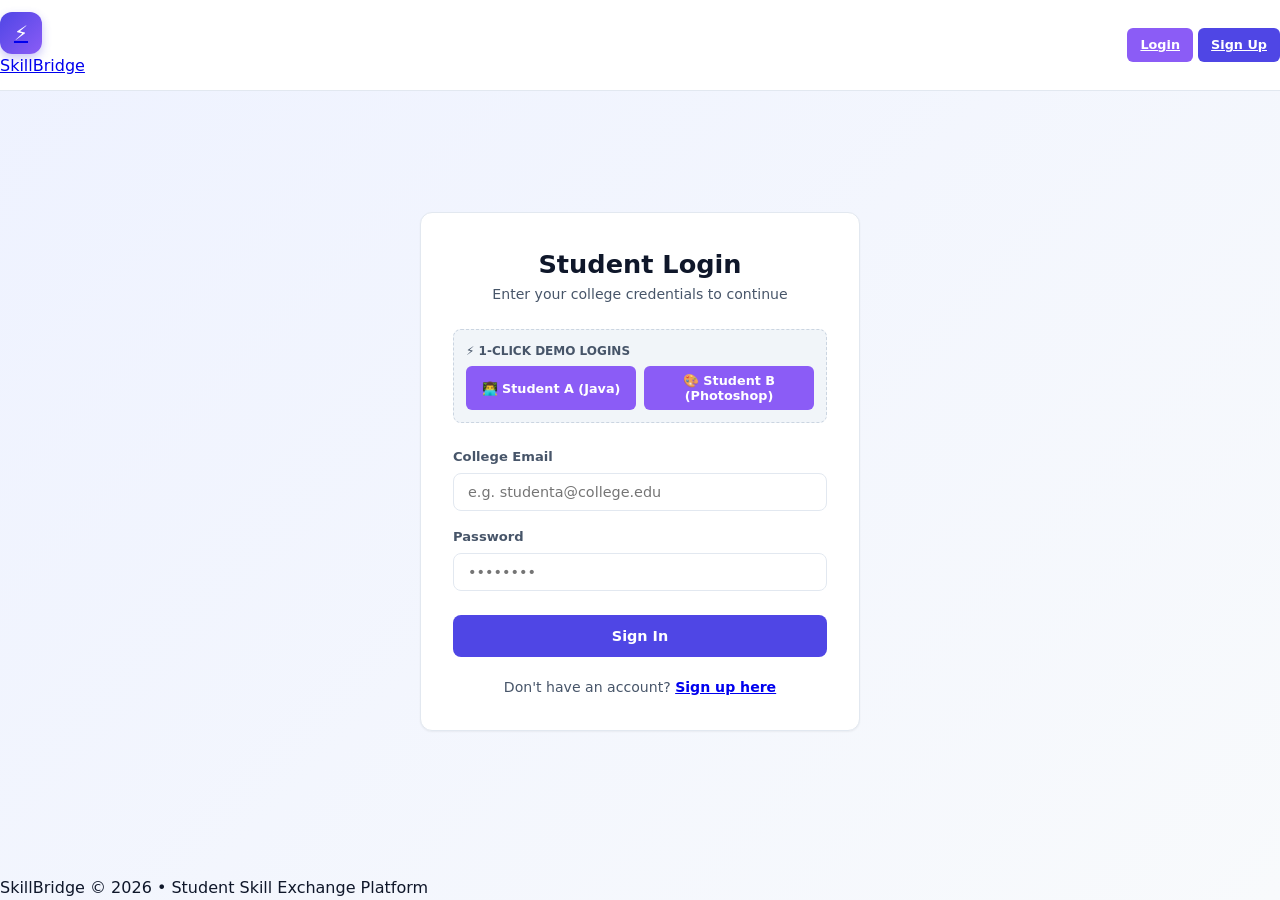
<file: src/main/resources/static/dashboard.html>
<!DOCTYPE html>
<html lang="en">
<head>
    <meta charset="UTF-8">
    <meta name="viewport" content="width=device-width, initial-scale=1.0">
    <title>Dashboard - SkillBridge</title>
    <link rel="stylesheet" href="css/style.css">
</head>
<body>

    <!-- Navigation Bar -->
    <nav class="navbar">
        <div class="nav-container">
            <a href="dashboard.html" class="brand-logo">
                <div class="brand-icon">⚡</div>
                <span>SkillBridge</span>
            </a>
            <ul class="nav-links">
                <li><a href="dashboard.html" class="active">Dashboard</a></li>
                <li><a href="explore.html">Explore Skills</a></li>
                <li><a href="requests.html">Requests</a></li>
                <li><a href="sessions.html">Sessions</a></li>
                <li><a href="profile.html">My Profile</a></li>
            </ul>
            <div id="nav-user-area" class="nav-user"></div>
        </div>
    </nav>

    <main class="main-content">
        <div class="page-header">
            <div>
                <h1 id="dashboard-greeting" class="page-title">Welcome, Student!</h1>
                <p class="page-subtitle">Your peer-to-peer skill exchange hub overview</p>
            </div>
            <div style="display:flex;gap:0.75rem;">
                <a href="profile.html" class="btn btn-secondary btn-sm">+ Add Skills</a>
                <a href="explore.html" class="btn btn-primary btn-sm">Find Matches</a>
            </div>
        </div>

        <!-- 5 Key Metrics Cards -->
        <div class="grid grid-cols-4" style="margin-bottom:2rem;">
            <div class="stat-card">
                <div class="stat-icon green">🎓</div>
                <div>
                    <div id="stat-teach-count" class="stat-value">0</div>
                    <div class="stat-label">Skills You Teach</div>
                </div>
            </div>

            <div class="stat-card">
                <div class="stat-icon blue">🎯</div>
                <div>
                    <div id="stat-learn-count" class="stat-value">0</div>
                    <div class="stat-label">Skills To Learn</div>
                </div>
            </div>

            <div class="stat-card">
                <div class="stat-icon purple">✨</div>
                <div>
                    <div id="stat-matches-count" class="stat-value">0</div>
                    <div class="stat-label">Peer Matches</div>
                </div>
            </div>

            <div class="stat-card">
                <div class="stat-icon amber">📬</div>
                <div>
                    <div id="stat-requests-count" class="stat-value">0</div>
                    <div class="stat-label">Pending Requests</div>
                </div>
            </div>
        </div>

        <!-- Two Columns: Upcoming Sessions & Match Recommendations -->
        <div class="grid grid-cols-2" style="margin-bottom:2rem;">
            <!-- Upcoming Sessions -->
            <div class="card">
                <div style="display:flex;justify-content:space-between;align-items:center;margin-bottom:1rem;">
                    <h2 style="font-size:1.15rem;font-weight:700;">📅 Upcoming Sessions</h2>
                    <a href="sessions.html" style="font-size:0.85rem;font-weight:600;">View All</a>
                </div>
                <div id="dashboard-upcoming-sessions">
                    <p style="color:var(--text-muted);font-size:0.9rem;">Loading sessions...</p>
                </div>
            </div>

            <!-- Recommended Mutual Exchanges -->
            <div class="card">
                <div style="display:flex;justify-content:space-between;align-items:center;margin-bottom:1rem;">
                    <h2 style="font-size:1.15rem;font-weight:700;">🤝 Recommended Exchanges</h2>
                    <a href="explore.html" style="font-size:0.85rem;font-weight:600;">Explore</a>
                </div>
                <div id="dashboard-matches-preview">
                    <p style="color:var(--text-muted);font-size:0.9rem;">Loading peer matches...</p>
                </div>
            </div>
        </div>

        <!-- Quick Info Banner -->
        <div class="card" style="background:linear-gradient(135deg, #eef2ff, #f8fafc);border-color:#c7d2fe;">
            <div style="display:flex;align-items:center;justify-content:space-between;flex-wrap:wrap;gap:1rem;">
                <div>
                    <h3 style="font-size:1.05rem;font-weight:700;color:var(--primary);margin-bottom:0.25rem;">
                        💡 Pro-Tip for Better Matching
                    </h3>
                    <p style="font-size:0.88rem;color:var(--text-secondary);">
                        Add at least 2 skills you can teach and 2 skills you want to learn. The platform will automatically connect you with students who want what you offer!
                    </p>
                </div>
                <a href="profile.html" class="btn btn-primary btn-sm">Update My Profile</a>
            </div>
        </div>
    </main>

    <footer>
        <p>SkillBridge &copy; 2026 &bull; Student Skill Exchange Platform</p>
    </footer>

    <script src="js/api.js"></script>
    <script src="js/dashboard.js"></script>
</body>
</html>
</file>
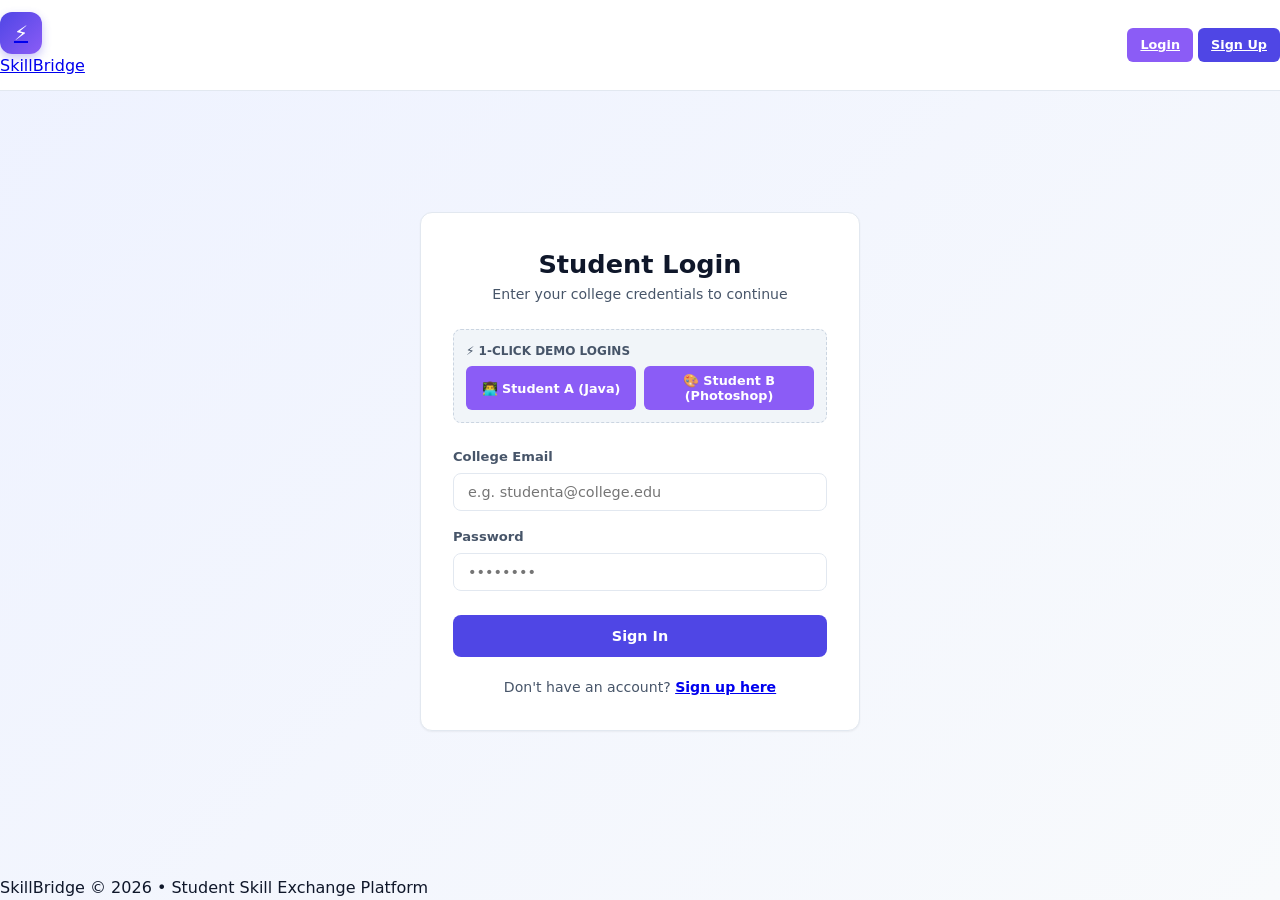
<file: src/main/resources/static/explore.html>
<!DOCTYPE html>
<html lang="en">
<head>
    <meta charset="UTF-8">
    <meta name="viewport" content="width=device-width, initial-scale=1.0">
    <title>Explore Skills & Matches - SkillBridge</title>
    <link rel="stylesheet" href="css/style.css">
</head>
<body>

    <!-- Navigation Bar -->
    <nav class="navbar">
        <div class="nav-container">
            <a href="dashboard.html" class="brand-logo">
                <div class="brand-icon">⚡</div>
                <span>SkillBridge</span>
            </a>
            <ul class="nav-links">
                <li><a href="dashboard.html">Dashboard</a></li>
                <li><a href="explore.html" class="active">Explore Skills</a></li>
                <li><a href="requests.html">Requests</a></li>
                <li><a href="sessions.html">Sessions</a></li>
                <li><a href="profile.html">My Profile</a></li>
            </ul>
            <div id="nav-user-area" class="nav-user"></div>
        </div>
    </nav>

    <main class="main-content">
        <div class="page-header">
            <div>
                <h1 class="page-title">Discover & Match Skills</h1>
                <p class="page-subtitle">Find peers with skills you want to learn or explore mutual skill exchange matches</p>
            </div>
        </div>

        <!-- Navigation Tabs between Mutual Matches & All Skills Directory -->
        <div class="tabs">
            <button id="tab-mutual" class="tab-btn active" onclick="switchExploreTab('mutual')">
                ✨ Mutual Exchange Matches
            </button>
            <button id="tab-all" class="tab-btn" onclick="switchExploreTab('all')">
                🔍 All Offered Skills Directory
            </button>
        </div>

        <!-- Search Bar (Shown in 'All' tab) -->
        <div id="search-bar-container" style="display:none;margin-bottom:1.5rem;">
            <div class="card" style="padding:1rem;">
                <input type="text" id="search-input" class="form-control" placeholder="Search by skill name (e.g. Java, Python, Photoshop, SQL, Figma)...">
            </div>
        </div>

        <!-- Section 1: Mutual Matches -->
        <div id="mutual-matches-section">
            <div class="grid grid-cols-2" id="matches-grid">
                <!-- Dynamically populated by explore.js -->
            </div>
        </div>

        <!-- Section 2: All Skills Directory -->
        <div id="all-skills-section" style="display:none;">
            <div class="grid grid-cols-3" id="skills-grid">
                <!-- Dynamically populated by explore.js -->
            </div>
        </div>
    </main>

    <!-- Send Learning Request Modal -->
    <div id="request-modal" class="modal-overlay">
        <div class="modal-dialog">
            <div class="modal-header">
                <h3 class="modal-title">Send Learning Request</h3>
                <button class="modal-close" onclick="closeRequestModal()">&times;</button>
            </div>
            <form onsubmit="submitLearningRequest(event)">
                <input type="hidden" id="modal-receiver-id">
                
                <div style="background:#f1f5f9;padding:0.75rem;border-radius:var(--radius-sm);margin-bottom:1rem;">
                    Sending request to: <strong id="modal-receiver-name">Student</strong>
                </div>

                <div class="form-group">
                    <label class="form-label" for="modal-skill-to-learn">Skill You Want To Learn *</label>
                    <input type="text" id="modal-skill-to-learn" class="form-control" readonly required>
                </div>

                <div class="form-group">
                    <label class="form-label" for="modal-skill-offered">Skill You Can Teach In Return (Exchange)</label>
                    <select id="modal-skill-offered" class="form-control">
                        <!-- Populated with current user's teach skills -->
                    </select>
                    <small style="color:var(--text-muted);font-size:0.75rem;">Offering a skill makes your request 3x more likely to be accepted!</small>
                </div>

                <div class="form-group">
                    <label class="form-label" for="modal-message">Personal Message / Note</label>
                    <textarea id="modal-message" class="form-control" rows="3" placeholder="Introduce yourself and propose a topic or weekly time..."></textarea>
                </div>

                <div style="display:flex;justify-content:flex-end;gap:0.5rem;margin-top:1.25rem;">
                    <button type="button" class="btn btn-secondary btn-sm" onclick="closeRequestModal()">Cancel</button>
                    <button type="submit" class="btn btn-primary btn-sm">Send Request</button>
                </div>
            </form>
        </div>
    </div>

    <footer>
        <p>SkillBridge &copy; 2026 &bull; Student Skill Exchange Platform</p>
    </footer>

    <script src="js/api.js"></script>
    <script src="js/explore.js"></script>
</body>
</html>
</file>
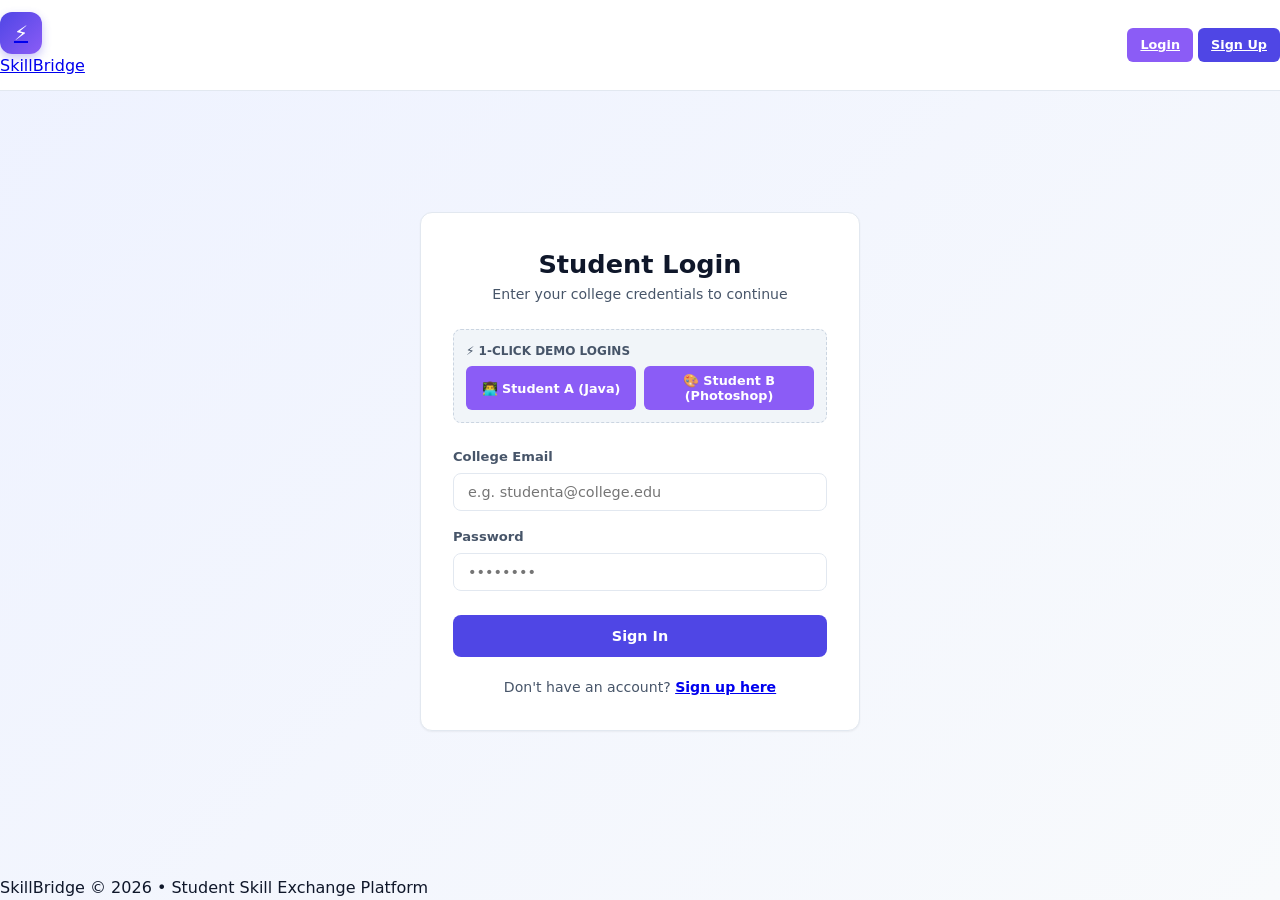
<file: src/main/resources/static/login.html>
<!DOCTYPE html>
<html lang="en">
<head>
    <meta charset="UTF-8">
    <meta name="viewport" content="width=device-width, initial-scale=1.0">
    <title>Login - SkillBridge</title>
    <link rel="stylesheet" href="css/style.css">
</head>
<body style="background: linear-gradient(135deg, #eef2ff 0%, #f8fafc 100%);">

    <!-- Navigation Bar -->
    <nav class="navbar">
        <div class="nav-container">
            <a href="index.html" class="brand-logo">
                <div class="brand-icon">⚡</div>
                <span>SkillBridge</span>
            </a>
            <div id="nav-user-area" class="nav-user"></div>
        </div>
    </nav>

    <main class="main-content" style="display:flex;align-items:center;justify-content:center;min-height:75vh;">
        <div class="card" style="max-width: 440px; width: 100%; padding: 2rem;">
            <div style="text-align:center;margin-bottom:1.5rem;">
                <h2 style="font-size:1.6rem;font-weight:700;">Student Login</h2>
                <p style="font-size:0.88rem;color:var(--text-secondary);">Enter your college credentials to continue</p>
            </div>

            <!-- Demo Quick Login Buttons -->
            <div style="background:#f1f5f9;border:1px dashed #cbd5e1;padding:0.75rem;border-radius:var(--radius-sm);margin-bottom:1.5rem;">
                <div style="font-size:0.75rem;font-weight:700;color:var(--text-secondary);margin-bottom:0.4rem;text-transform:uppercase;">
                    ⚡ 1-Click Demo Logins
                </div>
                <div style="display:flex;gap:0.5rem;">
                    <button type="button" class="btn btn-secondary btn-sm" style="flex:1;" onclick="quickLogin('studenta@college.edu', 'password123')">
                        👨‍💻 Student A (Java)
                    </button>
                    <button type="button" class="btn btn-secondary btn-sm" style="flex:1;" onclick="quickLogin('studentb@college.edu', 'password123')">
                        🎨 Student B (Photoshop)
                    </button>
                </div>
            </div>

            <form id="login-form">
                <div class="form-group">
                    <label class="form-label" for="email">College Email</label>
                    <input type="email" id="email" class="form-control" placeholder="e.g. studenta@college.edu" required>
                </div>

                <div class="form-group">
                    <label class="form-label" for="password">Password</label>
                    <input type="password" id="password" class="form-control" placeholder="••••••••" required>
                </div>

                <button type="submit" class="btn btn-primary" style="width:100%;margin-top:0.5rem;padding:0.75rem;">
                    Sign In
                </button>
            </form>

            <div style="text-align:center;margin-top:1.25rem;font-size:0.88rem;color:var(--text-secondary);">
                Don't have an account? <a href="register.html" style="font-weight:600;">Sign up here</a>
            </div>
        </div>
    </main>

    <footer>
        <p>SkillBridge &copy; 2026 &bull; Student Skill Exchange Platform</p>
    </footer>

    <script src="js/api.js"></script>
    <script src="js/auth.js"></script>
</body>
</html>
</file>
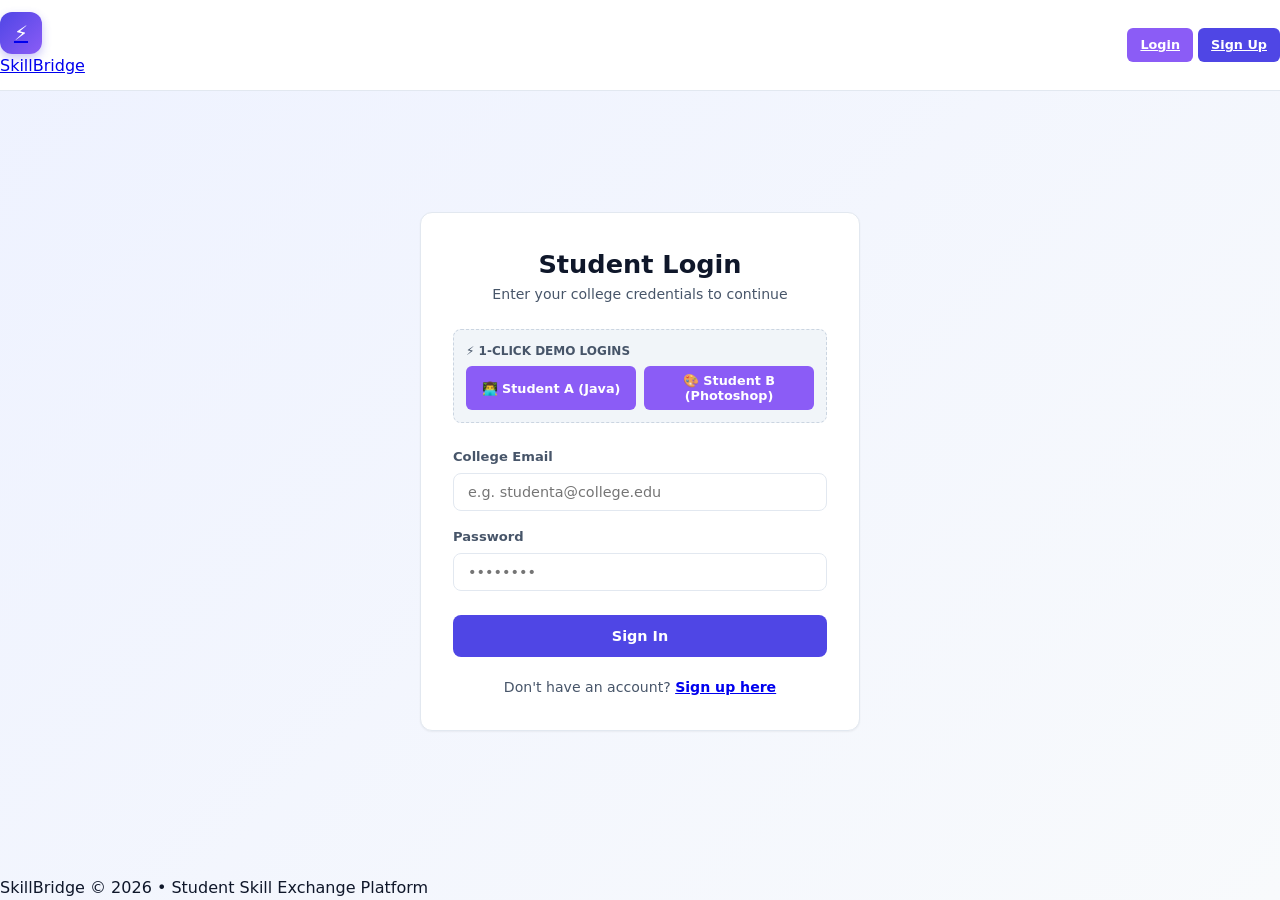
<file: src/main/resources/static/profile.html>
<!DOCTYPE html>
<html lang="en">
<head>
    <meta charset="UTF-8">
    <meta name="viewport" content="width=device-width, initial-scale=1.0">
    <title>My Profile & Skills - SkillBridge</title>
    <link rel="stylesheet" href="css/style.css">
</head>
<body>

    <!-- Navigation Bar -->
    <nav class="navbar">
        <div class="nav-container">
            <a href="dashboard.html" class="brand-logo">
                <div class="brand-icon">⚡</div>
                <span>SkillBridge</span>
            </a>
            <ul class="nav-links">
                <li><a href="dashboard.html">Dashboard</a></li>
                <li><a href="explore.html">Explore Skills</a></li>
                <li><a href="requests.html">Requests</a></li>
                <li><a href="sessions.html">Sessions</a></li>
                <li><a href="profile.html" class="active">My Profile</a></li>
            </ul>
            <div id="nav-user-area" class="nav-user"></div>
        </div>
    </nav>

    <main class="main-content">
        <div class="page-header">
            <div>
                <h1 class="page-title">Profile & Skill Portfolio</h1>
                <p class="page-subtitle">Manage your student details and what you can teach vs want to learn</p>
            </div>
            <button class="btn btn-secondary btn-sm" onclick="document.getElementById('edit-profile-modal').classList.add('active')">
                ✏️ Edit Profile Info
            </button>
        </div>

        <!-- Student Info Header Card -->
        <div class="card" style="margin-bottom:2rem;">
            <div style="display:flex;align-items:flex-start;gap:1.5rem;flex-wrap:wrap;">
                <div class="user-avatar-circle" style="width:64px;height:64px;font-size:1.6rem;">🎓</div>
                <div style="flex:1;">
                    <div style="display:flex;align-items:center;gap:0.75rem;margin-bottom:0.25rem;">
                        <h2 id="display-name" style="font-size:1.4rem;font-weight:700;">Loading...</h2>
                        <span id="display-year" class="badge" style="background:#e0e7ff;color:#3730a3;">1st Year</span>
                    </div>
                    <div style="font-size:0.9rem;color:var(--text-secondary);margin-bottom:0.75rem;">
                        <span id="display-department">Department</span> &bull; <span id="display-college">College</span> &bull; <span id="display-email">email</span>
                    </div>
                    <p id="display-bio" style="font-size:0.92rem;color:var(--text-secondary);margin-bottom:0.75rem;">
                        Student bio loading...
                    </p>
                    <div style="font-size:0.85rem;color:var(--text-muted);">
                        📞 <strong>Contact for sessions:</strong> <span id="display-contact">Not specified</span>
                    </div>
                </div>
            </div>
        </div>

        <!-- Add New Skill Form Card -->
        <div class="card" style="margin-bottom:2rem;background:#ffffff;border:1px solid #c7d2fe;">
            <h3 style="font-size:1.15rem;font-weight:700;margin-bottom:1rem;color:var(--primary);">
                ➕ Add a Skill to Your Profile
            </h3>
            <form id="add-skill-form">
                <div class="grid grid-cols-3" style="gap:1rem;margin-bottom:1rem;">
                    <div>
                        <label class="form-label" for="skillName">Skill Name *</label>
                        <input type="text" id="skillName" class="form-control" placeholder="e.g. Java, Python, Photoshop, Figma" required>
                    </div>

                    <div>
                        <label class="form-label" for="skillType">Skill Type *</label>
                        <select id="skillType" class="form-control" required>
                            <option value="TEACH">🟢 I can Teach this (Offered)</option>
                            <option value="LEARN">🔵 I want to Learn this (Goal)</option>
                        </select>
                    </div>

                    <div>
                        <label class="form-label" for="proficiencyLevel">Proficiency Level</label>
                        <select id="proficiencyLevel" class="form-control">
                            <option value="Beginner">Beginner</option>
                            <option value="Intermediate" selected>Intermediate</option>
                            <option value="Expert">Expert / Advanced</option>
                        </select>
                    </div>
                </div>

                <div class="grid grid-cols-2" style="gap:1rem;margin-bottom:1rem;">
                    <div>
                        <label class="form-label" for="skillCategory">Category</label>
                        <select id="skillCategory" class="form-control">
                            <option value="Programming">Programming & Code</option>
                            <option value="Web Development">Web Development</option>
                            <option value="Design">UI/UX & Graphic Design</option>
                            <option value="Database">Database & SQL</option>
                            <option value="DevOps">Cloud & DevOps</option>
                            <option value="Soft Skills">Soft Skills & Speaking</option>
                            <option value="General">General / Academic</option>
                        </select>
                    </div>

                    <div>
                        <label class="form-label" for="skillDescription">Description / Experience</label>
                        <input type="text" id="skillDescription" class="form-control" placeholder="Brief note on what you can teach or want to learn">
                    </div>
                </div>

                <button type="submit" class="btn btn-primary btn-sm" style="padding:0.6rem 1.4rem;">
                    Add Skill to Portfolio
                </button>
            </form>
        </div>

        <!-- Two Columns: Skills I Can Teach vs Skills I Want to Learn -->
        <div class="grid grid-cols-2">
            <!-- Teach Skills -->
            <div class="card">
                <div style="display:flex;align-items:center;gap:0.5rem;margin-bottom:1rem;">
                    <span style="font-size:1.25rem;">👨‍🏫</span>
                    <h3 style="font-size:1.15rem;font-weight:700;">Skills I Can Teach</h3>
                </div>
                <div id="teach-skills-list" style="display:flex;flex-direction:column;gap:0.75rem;">
                    <p style="color:var(--text-muted);font-size:0.9rem;">Loading skills...</p>
                </div>
            </div>

            <!-- Learn Skills -->
            <div class="card">
                <div style="display:flex;align-items:center;gap:0.5rem;margin-bottom:1rem;">
                    <span style="font-size:1.25rem;">🎯</span>
                    <h3 style="font-size:1.15rem;font-weight:700;">Skills I Want to Learn</h3>
                </div>
                <div id="learn-skills-list" style="display:flex;flex-direction:column;gap:0.75rem;">
                    <p style="color:var(--text-muted);font-size:0.9rem;">Loading learning goals...</p>
                </div>
            </div>
        </div>
    </main>

    <!-- Edit Profile Modal -->
    <div id="edit-profile-modal" class="modal-overlay">
        <div class="modal-dialog">
            <div class="modal-header">
                <h3 class="modal-title">Edit Student Profile</h3>
                <button class="modal-close" onclick="document.getElementById('edit-profile-modal').classList.remove('active')">&times;</button>
            </div>
            <form id="edit-profile-form">
                <div class="form-group">
                    <label class="form-label" for="profName">Full Name</label>
                    <input type="text" id="profName" class="form-control" required>
                </div>
                <div class="grid grid-cols-2" style="gap:0.75rem;margin-bottom:0.75rem;">
                    <div>
                        <label class="form-label" for="profCollege">College</label>
                        <input type="text" id="profCollege" class="form-control">
                    </div>
                    <div>
                        <label class="form-label" for="profDepartment">Department</label>
                        <input type="text" id="profDepartment" class="form-control">
                    </div>
                </div>
                <div class="grid grid-cols-2" style="gap:0.75rem;margin-bottom:0.75rem;">
                    <div>
                        <label class="form-label" for="profYear">Year of Study</label>
                        <select id="profYear" class="form-control">
                            <option value="1st Year">1st Year</option>
                            <option value="2nd Year">2nd Year</option>
                            <option value="3rd Year">3rd Year</option>
                            <option value="4th Year">4th Year</option>
                            <option value="Postgraduate">Postgraduate</option>
                        </select>
                    </div>
                    <div>
                        <label class="form-label" for="profContact">Contact Info</label>
                        <input type="text" id="profContact" class="form-control">
                    </div>
                </div>
                <div class="form-group">
                    <label class="form-label" for="profBio">Bio</label>
                    <textarea id="profBio" class="form-control" rows="2"></textarea>
                </div>
                <div style="display:flex;justify-content:flex-end;gap:0.5rem;margin-top:1rem;">
                    <button type="button" class="btn btn-secondary btn-sm" onclick="document.getElementById('edit-profile-modal').classList.remove('active')">Cancel</button>
                    <button type="submit" class="btn btn-primary btn-sm">Save Changes</button>
                </div>
            </form>
        </div>
    </div>

    <footer>
        <p>SkillBridge &copy; 2026 &bull; Student Skill Exchange Platform</p>
    </footer>

    <script src="js/api.js"></script>
    <script src="js/skills.js"></script>
</body>
</html>
</file>
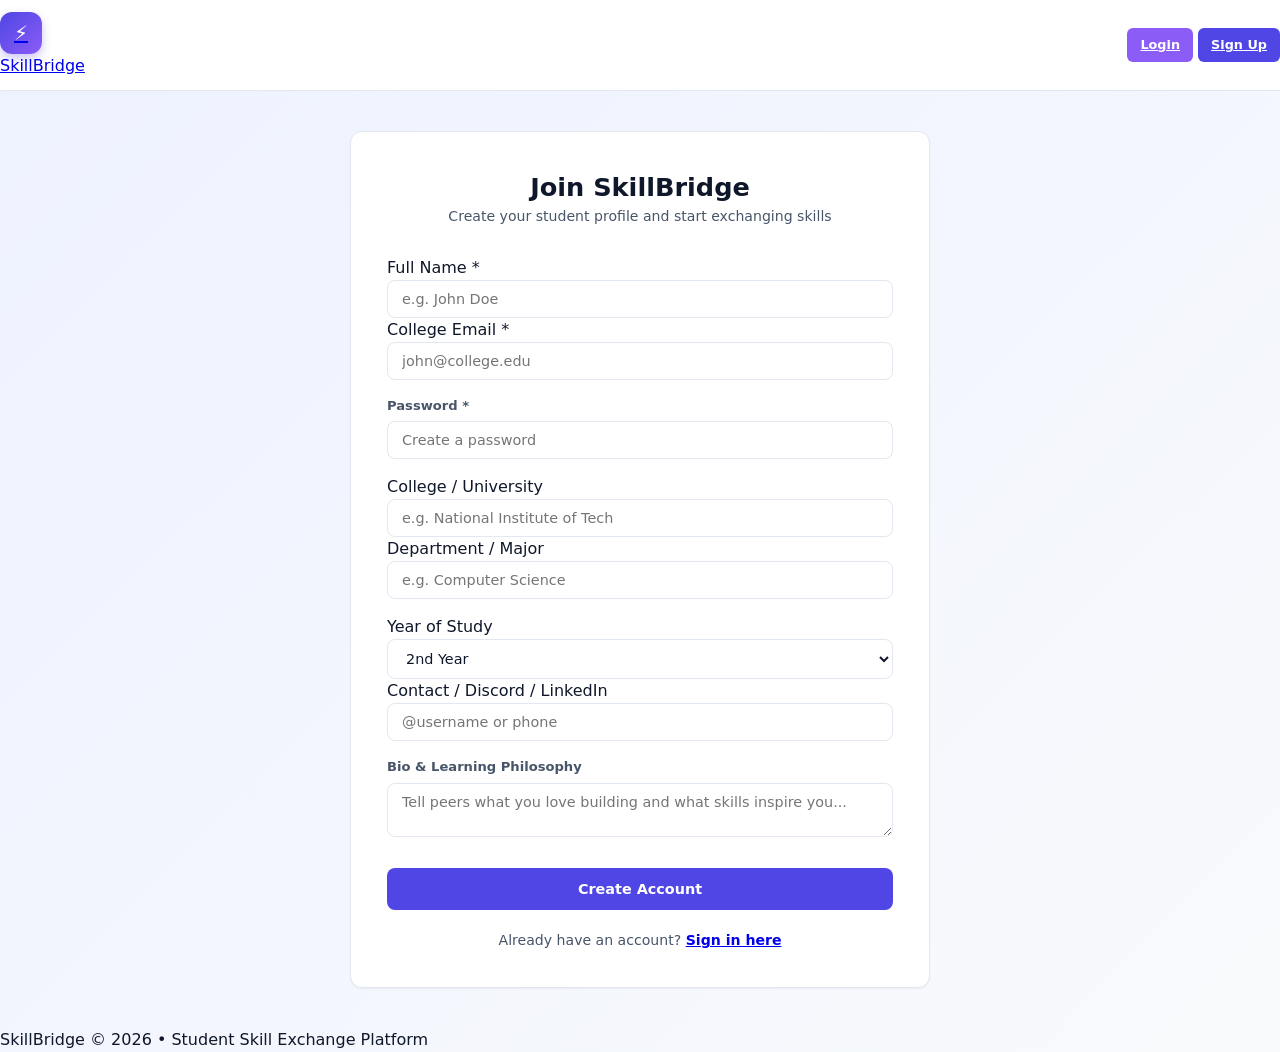
<file: src/main/resources/static/register.html>
<!DOCTYPE html>
<html lang="en">
<head>
    <meta charset="UTF-8">
    <meta name="viewport" content="width=device-width, initial-scale=1.0">
    <title>Register - SkillBridge</title>
    <link rel="stylesheet" href="css/style.css">
</head>
<body style="background: linear-gradient(135deg, #eef2ff 0%, #f8fafc 100%);">

    <!-- Navigation Bar -->
    <nav class="navbar">
        <div class="nav-container">
            <a href="index.html" class="brand-logo">
                <div class="brand-icon">⚡</div>
                <span>SkillBridge</span>
            </a>
            <div id="nav-user-area" class="nav-user"></div>
        </div>
    </nav>

    <main class="main-content" style="display:flex;align-items:center;justify-content:center;padding:2.5rem 1.5rem;">
        <div class="card" style="max-width: 580px; width: 100%; padding: 2.25rem;">
            <div style="text-align:center;margin-bottom:1.75rem;">
                <h2 style="font-size:1.6rem;font-weight:700;">Join SkillBridge</h2>
                <p style="font-size:0.88rem;color:var(--text-secondary);">Create your student profile and start exchanging skills</p>
            </div>

            <form id="register-form">
                <div class="grid grid-cols-2" style="gap:1rem;margin-bottom:1rem;">
                    <div>
                        <label class="form-label" for="name">Full Name *</label>
                        <input type="text" id="name" class="form-control" placeholder="e.g. John Doe" required>
                    </div>
                    <div>
                        <label class="form-label" for="email">College Email *</label>
                        <input type="email" id="email" class="form-control" placeholder="john@college.edu" required>
                    </div>
                </div>

                <div class="form-group">
                    <label class="form-label" for="password">Password *</label>
                    <input type="password" id="password" class="form-control" placeholder="Create a password" required minlength="6">
                </div>

                <div class="grid grid-cols-2" style="gap:1rem;margin-bottom:1rem;">
                    <div>
                        <label class="form-label" for="college">College / University</label>
                        <input type="text" id="college" class="form-control" placeholder="e.g. National Institute of Tech">
                    </div>
                    <div>
                        <label class="form-label" for="department">Department / Major</label>
                        <input type="text" id="department" class="form-control" placeholder="e.g. Computer Science">
                    </div>
                </div>

                <div class="grid grid-cols-2" style="gap:1rem;margin-bottom:1rem;">
                    <div>
                        <label class="form-label" for="yearOfStudy">Year of Study</label>
                        <select id="yearOfStudy" class="form-control">
                            <option value="1st Year">1st Year</option>
                            <option value="2nd Year" selected>2nd Year</option>
                            <option value="3rd Year">3rd Year</option>
                            <option value="4th Year">4th Year</option>
                            <option value="Postgraduate">Postgraduate</option>
                        </select>
                    </div>
                    <div>
                        <label class="form-label" for="contactInfo">Contact / Discord / LinkedIn</label>
                        <input type="text" id="contactInfo" class="form-control" placeholder="@username or phone">
                    </div>
                </div>

                <div class="form-group">
                    <label class="form-label" for="bio">Bio & Learning Philosophy</label>
                    <textarea id="bio" class="form-control" rows="2" placeholder="Tell peers what you love building and what skills inspire you..."></textarea>
                </div>

                <button type="submit" class="btn btn-primary" style="width:100%;margin-top:0.5rem;padding:0.75rem;">
                    Create Account
                </button>
            </form>

            <div style="text-align:center;margin-top:1.25rem;font-size:0.88rem;color:var(--text-secondary);">
                Already have an account? <a href="login.html" style="font-weight:600;">Sign in here</a>
            </div>
        </div>
    </main>

    <footer>
        <p>SkillBridge &copy; 2026 &bull; Student Skill Exchange Platform</p>
    </footer>

    <script src="js/api.js"></script>
    <script src="js/auth.js"></script>
</body>
</html>
</file>
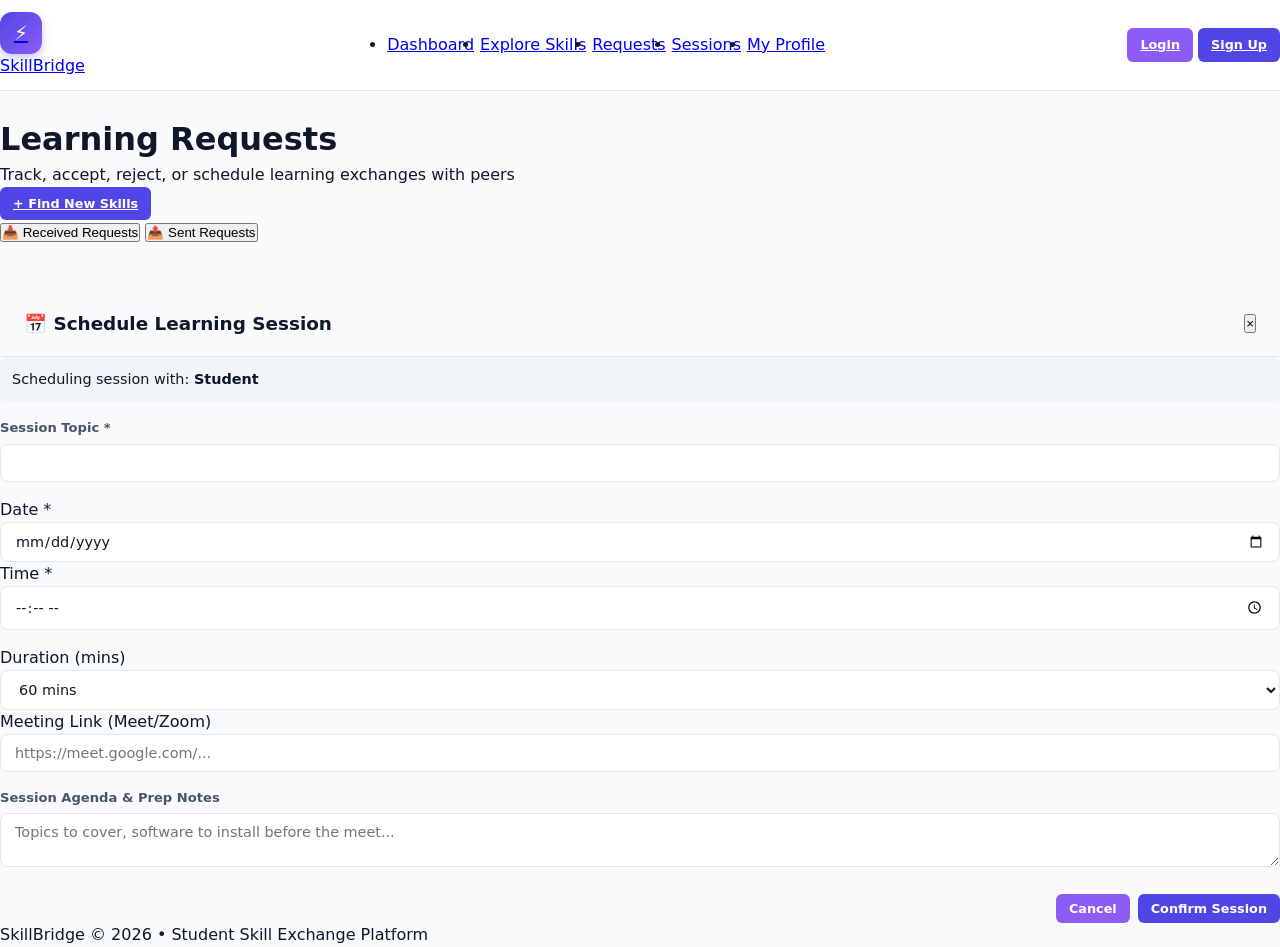
<file: src/main/resources/static/requests.html>
<!DOCTYPE html>
<html lang="en">
<head>
    <meta charset="UTF-8">
    <meta name="viewport" content="width=device-width, initial-scale=1.0">
    <title>Learning Requests - SkillBridge</title>
    <link rel="stylesheet" href="css/style.css">
</head>
<body>

    <!-- Navigation Bar -->
    <nav class="navbar">
        <div class="nav-container">
            <a href="dashboard.html" class="brand-logo">
                <div class="brand-icon">⚡</div>
                <span>SkillBridge</span>
            </a>
            <ul class="nav-links">
                <li><a href="dashboard.html">Dashboard</a></li>
                <li><a href="explore.html">Explore Skills</a></li>
                <li><a href="requests.html" class="active">Requests</a></li>
                <li><a href="sessions.html">Sessions</a></li>
                <li><a href="profile.html">My Profile</a></li>
            </ul>
            <div id="nav-user-area" class="nav-user"></div>
        </div>
    </nav>

    <main class="main-content">
        <div class="page-header">
            <div>
                <h1 class="page-title">Learning Requests</h1>
                <p class="page-subtitle">Track, accept, reject, or schedule learning exchanges with peers</p>
            </div>
            <a href="explore.html" class="btn btn-primary btn-sm">+ Find New Skills</a>
        </div>

        <!-- Navigation Tabs between Received & Sent -->
        <div class="tabs">
            <button id="tab-received" class="tab-btn active" onclick="switchRequestTab('received')">
                📥 Received Requests
            </button>
            <button id="tab-sent" class="tab-btn" onclick="switchRequestTab('sent')">
                📤 Sent Requests
            </button>
        </div>

        <!-- Section 1: Received Requests -->
        <div id="received-section">
            <div id="received-list">
                <!-- Populated by requests.js -->
            </div>
        </div>

        <!-- Section 2: Sent Requests -->
        <div id="sent-section" style="display:none;">
            <div id="sent-list">
                <!-- Populated by requests.js -->
            </div>
        </div>
    </main>

    <!-- Schedule Session Modal (Triggered when a request is accepted) -->
    <div id="schedule-modal" class="modal-overlay">
        <div class="modal-dialog">
            <div class="modal-header">
                <h3 class="modal-title">📅 Schedule Learning Session</h3>
                <button class="modal-close" onclick="closeScheduleModal()">&times;</button>
            </div>
            <form id="schedule-session-form">
                <input type="hidden" id="modal-sched-request-id">
                <input type="hidden" id="modal-sched-peer-id">

                <div style="background:#f1f5f9;padding:0.75rem;border-radius:var(--radius-sm);margin-bottom:1rem;font-size:0.9rem;">
                    Scheduling session with: <strong id="modal-sched-partner-name">Student</strong>
                </div>

                <div class="form-group">
                    <label class="form-label" for="modal-sched-topic">Session Topic *</label>
                    <input type="text" id="modal-sched-topic" class="form-control" required>
                </div>

                <div class="grid grid-cols-2" style="gap:1rem;margin-bottom:1rem;">
                    <div>
                        <label class="form-label" for="modal-sched-date">Date *</label>
                        <input type="date" id="modal-sched-date" class="form-control" required>
                    </div>
                    <div>
                        <label class="form-label" for="modal-sched-time">Time *</label>
                        <input type="time" id="modal-sched-time" class="form-control" required>
                    </div>
                </div>

                <div class="grid grid-cols-2" style="gap:1rem;margin-bottom:1rem;">
                    <div>
                        <label class="form-label" for="modal-sched-duration">Duration (mins)</label>
                        <select id="modal-sched-duration" class="form-control">
                            <option value="30">30 mins</option>
                            <option value="45">45 mins</option>
                            <option value="60" selected>60 mins</option>
                            <option value="90">90 mins</option>
                        </select>
                    </div>
                    <div>
                        <label class="form-label" for="modal-sched-link">Meeting Link (Meet/Zoom)</label>
                        <input type="url" id="modal-sched-link" class="form-control" placeholder="https://meet.google.com/...">
                    </div>
                </div>

                <div class="form-group">
                    <label class="form-label" for="modal-sched-notes">Session Agenda & Prep Notes</label>
                    <textarea id="modal-sched-notes" class="form-control" rows="2" placeholder="Topics to cover, software to install before the meet..."></textarea>
                </div>

                <div style="display:flex;justify-content:flex-end;gap:0.5rem;margin-top:1.25rem;">
                    <button type="button" class="btn btn-secondary btn-sm" onclick="closeScheduleModal()">Cancel</button>
                    <button type="submit" class="btn btn-primary btn-sm">Confirm Session</button>
                </div>
            </form>
        </div>
    </div>

    <footer>
        <p>SkillBridge &copy; 2026 &bull; Student Skill Exchange Platform</p>
    </footer>

    <script src="js/api.js"></script>
    <script src="js/requests.js"></script>
</body>
</html>
</file>
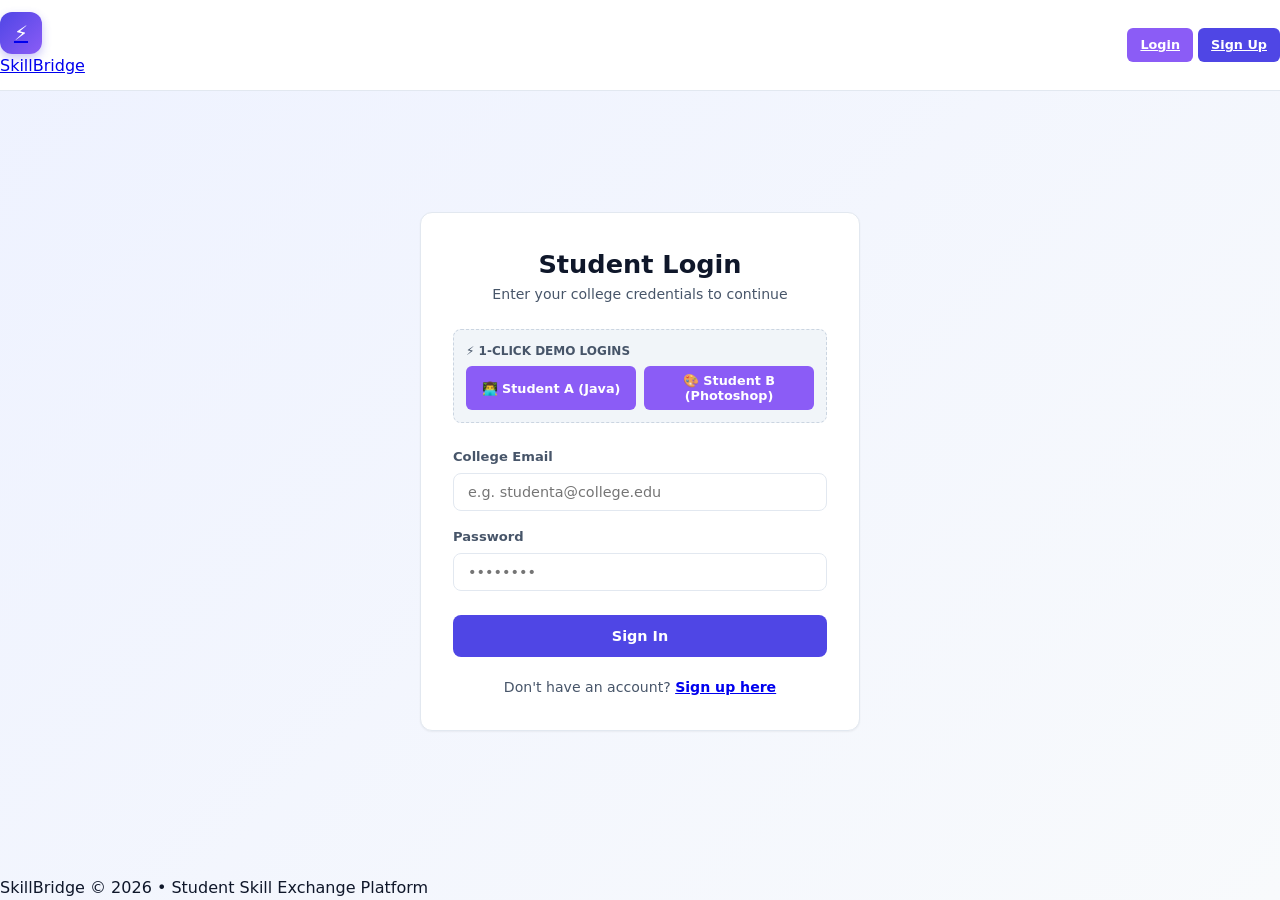
<file: src/main/resources/static/sessions.html>
<!DOCTYPE html>
<html lang="en">
<head>
    <meta charset="UTF-8">
    <meta name="viewport" content="width=device-width, initial-scale=1.0">
    <title>Learning Sessions - SkillBridge</title>
    <link rel="stylesheet" href="css/style.css">
</head>
<body>

    <!-- Navigation Bar -->
    <nav class="navbar">
        <div class="nav-container">
            <a href="dashboard.html" class="brand-logo">
                <div class="brand-icon">⚡</div>
                <span>SkillBridge</span>
            </a>
            <ul class="nav-links">
                <li><a href="dashboard.html">Dashboard</a></li>
                <li><a href="explore.html">Explore Skills</a></li>
                <li><a href="requests.html">Requests</a></li>
                <li><a href="sessions.html" class="active">Sessions</a></li>
                <li><a href="profile.html">My Profile</a></li>
            </ul>
            <div id="nav-user-area" class="nav-user"></div>
        </div>
    </nav>

    <main class="main-content">
        <div class="page-header">
            <div>
                <h1 class="page-title">Peer Learning Sessions</h1>
                <p class="page-subtitle">Track scheduled exchange sessions, join video links, and review completed activities</p>
            </div>
            <a href="requests.html" class="btn btn-secondary btn-sm">View Requests</a>
        </div>

        <!-- Filter Tabs -->
        <div class="tabs">
            <button id="tab-all" class="tab-btn active" onclick="filterSessions('ALL')">
                All Sessions
            </button>
            <button id="tab-scheduled" class="tab-btn" onclick="filterSessions('SCHEDULED')">
                🕒 Scheduled & Upcoming
            </button>
            <button id="tab-completed" class="tab-btn" onclick="filterSessions('COMPLETED')">
                ✅ Completed History
            </button>
        </div>

        <!-- Sessions List -->
        <div id="sessions-list">
            <!-- Populated by sessions.js -->
        </div>
    </main>

    <footer>
        <p>SkillBridge &copy; 2026 &bull; Student Skill Exchange Platform</p>
    </footer>

    <script src="js/api.js"></script>
    <script src="js/sessions.js"></script>
</body>
</html>
</file>
<file: src/main/resources/static/css/style.css>
/* Netlify Standalone Stylesheet for SkillBridge */
:root {
    --primary: #4f46e5;
    --primary-hover: #4338ca;
    --primary-light: #eef2ff;
    --secondary: #8b5cf6;
    --secondary-hover: #7c3aed;
    --accent: #06b6d4;
    --success: #10b981;
    --success-light: #ecfdf5;
    --warning: #f59e0b;
    --warning-light: #fffbeb;
    --danger: #ef4444;
    --danger-light: #fef2f2;
    --bg-main: #f8fafc;
    --bg-card: #ffffff;
    --text-primary: #0f172a;
    --text-secondary: #475569;
    --text-muted: #94a3b8;
    --border-color: #e2e8f0;
    --border-hover: #cbd5e1;
    --shadow-sm: 0 1px 2px 0 rgb(0 0 0 / 0.05);
    --shadow-md: 0 4px 6px -1px rgb(0 0 0 / 0.1), 0 2px 4px -2px rgb(0 0 0 / 0.1);
    --shadow-lg: 0 10px 15px -3px rgb(0 0 0 / 0.1), 0 4px 6px -4px rgb(0 0 0 / 0.1);
    --shadow-xl: 0 20px 25px -5px rgb(0 0 0 / 0.1), 0 8px 10px -6px rgb(0 0 0 / 0.1);
    --radius-sm: 8px;
    --radius-md: 12px;
    --radius-lg: 18px;
    --radius-full: 9999px;
    --font-sans: 'Plus Jakarta Sans', system-ui, -apple-system, sans-serif;
    --font-mono: 'JetBrains Mono', monospace;
}

* { box-sizing: border-box; margin: 0; padding: 0; }
body {
    font-family: var(--font-sans);
    background-color: var(--bg-main);
    color: var(--text-primary);
    line-height: 1.5;
    min-height: 100vh;
    display: flex;
    flex-direction: column;
}

.demo-banner {
    background: linear-gradient(90deg, #1e1b4b 0%, #312e81 100%);
    color: #e0e7ff;
    padding: 8px 0;
    font-size: 0.85rem;
    border-bottom: 1px solid rgba(255, 255, 255, 0.1);
}
.banner-inner {
    display: flex;
    align-items: center;
    justify-content: space-between;
    flex-wrap: wrap;
    gap: 10px;
}
.quick-user-select { display: flex; gap: 6px; align-items: center; flex-wrap: wrap; }
.quick-user-btn {
    background: rgba(255, 255, 255, 0.12);
    border: 1px solid rgba(255, 255, 255, 0.2);
    color: #fff;
    padding: 3px 10px;
    border-radius: var(--radius-full);
    font-size: 0.75rem;
    cursor: pointer;
    transition: all 0.2s ease;
}
.quick-user-btn:hover, .quick-user-btn.active {
    background: #6366f1;
    border-color: #818cf8;
    transform: translateY(-1px);
}
.container { width: 100%; max-width: 1280px; margin: 0 auto; padding: 0 20px; }
.navbar {
    background: rgba(255, 255, 255, 0.95);
    backdrop-filter: blur(8px);
    border-bottom: 1px solid var(--border-color);
    position: sticky;
    top: 0;
    z-index: 50;
    padding: 12px 0;
}
.nav-container { display: flex; align-items: center; justify-content: space-between; gap: 16px; }
.brand { display: flex; align-items: center; gap: 12px; cursor: pointer; user-select: none; }
.brand-icon {
    width: 42px;
    height: 42px;
    border-radius: var(--radius-md);
    background: linear-gradient(135deg, var(--primary) 0%, var(--secondary) 100%);
    color: white;
    display: flex;
    align-items: center;
    justify-content: center;
    font-size: 1.25rem;
    box-shadow: 0 4px 10px rgba(79, 70, 229, 0.3);
}
.brand-title { font-size: 1.25rem; font-weight: 800; letter-spacing: -0.5px; color: var(--text-primary); display: block; line-height: 1.1; }
.brand-subtitle { font-size: 0.72rem; color: var(--text-muted); font-weight: 600; text-transform: uppercase; letter-spacing: 0.5px; }
.nav-links { display: flex; align-items: center; gap: 6px; }
.nav-item {
    background: transparent;
    border: none;
    font-family: inherit;
    font-size: 0.9rem;
    font-weight: 600;
    color: var(--text-secondary);
    padding: 8px 14px;
    border-radius: var(--radius-sm);
    cursor: pointer;
    transition: all 0.2s ease;
    display: flex;
    align-items: center;
    gap: 8px;
}
.nav-item:hover, .nav-item.active { color: var(--primary); background: var(--primary-light); }
.nav-item.active { font-weight: 700; }
.nav-item.highlight-nav { color: #7c3aed; background: #f5f3ff; }
.nav-item.highlight-nav:hover, .nav-item.highlight-nav.active { background: #ede9fe; }
.nav-actions { display: flex; align-items: center; gap: 12px; }
.user-badge {
    display: flex;
    align-items: center;
    gap: 10px;
    padding: 4px 10px 4px 4px;
    border-radius: var(--radius-full);
    background: #f1f5f9;
    cursor: pointer;
}
.avatar-sm { width: 34px; height: 34px; border-radius: 50%; object-fit: cover; border: 2px solid white; }
.avatar-lg { width: 90px; height: 90px; border-radius: 50%; object-fit: cover; border: 3px solid white; box-shadow: var(--shadow-md); }
.user-info-text { display: flex; flex-direction: column; }
.user-name { font-size: 0.82rem; font-weight: 700; color: var(--text-primary); line-height: 1.1; }
.user-dept { font-size: 0.7rem; color: var(--text-muted); }

.badge { display: inline-flex; align-items: center; padding: 2px 7px; border-radius: var(--radius-full); font-size: 0.72rem; font-weight: 700; background: #e2e8f0; color: var(--text-secondary); }
.badge-teal { background: #ccfbf1; color: #0f766e; }
.badge-purple { background: #f3e8ff; color: #7e22ce; }
.badge-amber { background: #fef3c7; color: #b45309; }
.badge-blue { background: #dbeafe; color: #1d4ed8; }
.badge-green { background: #dcfce7; color: #15803d; }

.btn { display: inline-flex; align-items: center; justify-content: center; gap: 8px; font-family: inherit; font-size: 0.9rem; font-weight: 600; padding: 9px 18px; border-radius: var(--radius-sm); cursor: pointer; transition: all 0.2s ease; border: 1px solid transparent; }
.btn-primary { background: var(--primary); color: white; }
.btn-primary:hover { background: var(--primary-hover); }
.btn-secondary { background: var(--secondary); color: white; }
.btn-outline { background: white; border-color: var(--border-color); color: var(--text-secondary); }
.btn-outline:hover { background: #f8fafc; border-color: var(--border-hover); color: var(--text-primary); }
.btn-glass { background: rgba(255, 255, 255, 0.2); backdrop-filter: blur(8px); border: 1px solid rgba(255, 255, 255, 0.3); color: white; }
.btn-sm { padding: 6px 12px; font-size: 0.8rem; border-radius: 6px; }
.btn-link { background: transparent; color: var(--primary); padding: 0; border: none; font-weight: 600; cursor: pointer; }
.btn-link:hover { text-decoration: underline; }
.btn-block { width: 100%; }

.main-content { flex: 1; padding-top: 24px; padding-bottom: 48px; }
.tab-pane { display: none; }
.tab-pane.active { display: block; }

.hero-card {
    background: linear-gradient(135deg, #312e81 0%, #4f46e5 50%, #7c3aed 100%);
    border-radius: var(--radius-lg);
    color: white;
    padding: 36px 40px;
    display: flex;
    justify-content: space-between;
    align-items: center;
    gap: 24px;
    box-shadow: var(--shadow-lg);
    margin-bottom: 24px;
}
.badge-pill { display: inline-flex; align-items: center; gap: 6px; background: rgba(255, 255, 255, 0.2); backdrop-filter: blur(4px); padding: 4px 12px; border-radius: var(--radius-full); font-size: 0.8rem; font-weight: 600; margin-bottom: 14px; }
.hero-card h1 { font-size: 2.1rem; font-weight: 800; letter-spacing: -0.8px; line-height: 1.15; margin-bottom: 10px; }
.hero-card p { font-size: 1rem; color: #e0e7ff; margin-bottom: 22px; }
.hero-actions { display: flex; gap: 12px; flex-wrap: wrap; }
.hero-stats-card { background: rgba(255, 255, 255, 0.15); backdrop-filter: blur(12px); border: 1px solid rgba(255, 255, 255, 0.25); border-radius: var(--radius-md); padding: 24px 30px; text-align: center; min-width: 170px; }
.rating-val { font-size: 2.8rem; font-weight: 800; line-height: 1; }
.rating-stars { color: #facc15; font-size: 1rem; margin: 6px 0; }
.rating-label { font-size: 0.75rem; text-transform: uppercase; color: #e0e7ff; font-weight: 600; }

.stats-grid { display: grid; grid-template-columns: repeat(auto-fit, minmax(240px, 1fr)); gap: 18px; margin-bottom: 24px; }
.stat-card { background: var(--bg-card); border: 1px solid var(--border-color); border-radius: var(--radius-md); padding: 20px; display: flex; align-items: center; gap: 16px; box-shadow: var(--shadow-sm); }
.stat-icon { width: 48px; height: 48px; border-radius: var(--radius-md); display: flex; align-items: center; justify-content: center; font-size: 1.25rem; }
.icon-blue { background: #e0e7ff; color: #4338ca; }
.icon-purple { background: #ede9fe; color: #6d28d9; }
.icon-amber { background: #fef3c7; color: #b45309; }
.icon-green { background: #dcfce7; color: #15803d; }
.stat-title { font-size: 0.82rem; color: var(--text-muted); font-weight: 600; text-transform: uppercase; }
.stat-number { font-size: 1.7rem; font-weight: 800; color: var(--text-primary); line-height: 1.1; }

.card { background: var(--bg-card); border: 1px solid var(--border-color); border-radius: var(--radius-md); box-shadow: var(--shadow-sm); overflow: hidden; }
.card-header { padding: 16px 20px; border-bottom: 1px solid var(--border-color); display: flex; align-items: center; justify-content: space-between; }
.card-header h3 { font-size: 1.05rem; font-weight: 700; }
.card-body { padding: 20px; }
.split-grid { display: grid; grid-template-columns: 1fr 1fr; gap: 20px; }
.mt-4 { margin-top: 24px; }
.mb-4 { margin-bottom: 24px; }

.skill-pill-list { display: flex; flex-direction: column; gap: 10px; }
.skill-pill-item { display: flex; align-items: center; justify-content: space-between; padding: 12px 14px; background: #f8fafc; border: 1px solid var(--border-color); border-radius: var(--radius-sm); }
.skill-info-left { display: flex; flex-direction: column; gap: 4px; }
.skill-title-row { display: flex; align-items: center; gap: 8px; }
.skill-name { font-weight: 700; font-size: 0.95rem; }
.skill-desc { font-size: 0.82rem; color: var(--text-secondary); }
.skill-action-right { display: flex; align-items: center; gap: 10px; }
.prof-tag { font-size: 0.72rem; font-weight: 700; padding: 2px 8px; border-radius: var(--radius-full); text-transform: uppercase; }
.prof-EXPERT { background: #dcfce7; color: #166534; }
.prof-ADVANCED { background: #e0e7ff; color: #3730a3; }
.prof-INTERMEDIATE { background: #fef3c7; color: #92400e; }
.prof-BEGINNER { background: #f1f5f9; color: #475569; }

.section-header { display: flex; justify-content: space-between; align-items: center; margin-bottom: 20px; }
.section-header h2 { font-size: 1.6rem; font-weight: 800; letter-spacing: -0.5px; }
.subtitle { color: var(--text-secondary); font-size: 0.95rem; }
.search-bar-card { background: white; border: 1px solid var(--border-color); border-radius: var(--radius-md); padding: 18px; box-shadow: var(--shadow-sm); margin-bottom: 20px; }
.search-inputs { display: grid; grid-template-columns: 2fr 1fr 1.2fr; gap: 12px; margin-bottom: 14px; }
.input-with-icon { position: relative; display: flex; align-items: center; }
.input-with-icon i { position: absolute; left: 14px; color: var(--text-muted); }
.input-with-icon input { padding-left: 40px !important; }

input, select, textarea { width: 100%; padding: 10px 14px; font-family: inherit; font-size: 0.9rem; border: 1px solid var(--border-color); border-radius: var(--radius-sm); background: #fff; color: var(--text-primary); }
input:focus, select:focus, textarea:focus { outline: none; border-color: var(--primary); }

.category-pills { display: flex; gap: 8px; flex-wrap: wrap; }
.cat-chip { background: #f1f5f9; color: var(--text-secondary); border: 1px solid transparent; padding: 4px 12px; border-radius: var(--radius-full); font-size: 0.8rem; font-weight: 600; cursor: pointer; }
.cat-chip.active { background: var(--primary-light); color: var(--primary); border-color: #c7d2fe; }
.results-meta { font-size: 0.88rem; color: var(--text-secondary); margin-bottom: 16px; font-weight: 600; }

.peers-grid { display: grid; grid-template-columns: repeat(auto-fill, minmax(320px, 1fr)); gap: 20px; }
.peer-card { background: white; border: 1px solid var(--border-color); border-radius: var(--radius-md); padding: 20px; box-shadow: var(--shadow-sm); display: flex; flex-direction: column; justify-content: space-between; }
.peer-header { display: flex; gap: 12px; align-items: center; margin-bottom: 14px; }
.peer-avatar { width: 48px; height: 48px; border-radius: 50%; object-fit: cover; }
.peer-name-row { display: flex; align-items: center; gap: 6px; }
.peer-name { font-weight: 700; font-size: 1rem; }
.peer-rating { font-size: 0.8rem; color: #eab308; font-weight: 700; }
.peer-dept { font-size: 0.78rem; color: var(--text-muted); }
.peer-skill-block { background: #f8fafc; border: 1px solid var(--border-color); border-radius: var(--radius-sm); padding: 12px; margin-bottom: 14px; }
.peer-skill-title { font-weight: 700; font-size: 0.95rem; color: var(--primary); display: flex; align-items: center; justify-content: space-between; margin-bottom: 4px; }
.peer-skill-desc { font-size: 0.82rem; color: var(--text-secondary); }
.peer-footer { display: flex; align-items: center; justify-content: space-between; padding-top: 12px; border-top: 1px solid var(--border-color); }

.barter-hero { background: linear-gradient(135deg, #4c1d95 0%, #6d28d9 100%); color: white; border-radius: var(--radius-lg); padding: 28px 32px; display: flex; align-items: center; gap: 20px; margin-bottom: 24px; }
.barter-hero-icon { font-size: 2.5rem; width: 64px; height: 64px; background: rgba(255, 255, 255, 0.15); border-radius: var(--radius-md); display: flex; align-items: center; justify-content: center; flex-shrink: 0; }
.barter-hero h2 { font-size: 1.5rem; font-weight: 800; margin-bottom: 6px; }
.barter-hero p { color: #e9d5ff; font-size: 0.95rem; }
.matches-grid { display: grid; grid-template-columns: repeat(auto-fill, minmax(360px, 1fr)); gap: 20px; }
.match-card { background: white; border: 2px solid #8b5cf6; border-radius: var(--radius-md); padding: 22px; position: relative; }
.match-ribbon { position: absolute; top: 12px; right: 12px; background: #f5f3ff; color: #7c3aed; border: 1px solid #ddd6fe; font-size: 0.75rem; font-weight: 700; padding: 3px 10px; border-radius: var(--radius-full); }
.match-exchange-box { display: flex; align-items: center; justify-content: space-between; margin: 16px 0; background: #faf5ff; border: 1px dashed #c4b5fd; border-radius: var(--radius-sm); padding: 12px; }
.exchange-node { flex: 1; text-align: center; }
.exchange-label { font-size: 0.7rem; text-transform: uppercase; color: #6b21a8; font-weight: 700; display: block; }
.exchange-skill-name { font-weight: 700; font-size: 0.9rem; color: #1e1b4b; }
.exchange-icon { padding: 0 10px; color: #8b5cf6; font-size: 1.2rem; }

.subnav-tabs { display: flex; gap: 10px; margin-bottom: 20px; border-bottom: 2px solid var(--border-color); padding-bottom: 8px; }
.subnav-btn { background: transparent; border: none; font-family: inherit; font-size: 0.95rem; font-weight: 700; color: var(--text-secondary); padding: 8px 16px; border-radius: var(--radius-sm); cursor: pointer; display: flex; align-items: center; gap: 8px; }
.subnav-btn.active { color: var(--primary); background: var(--primary-light); }
.request-subpane { display: none; }
.request-subpane.active { display: block; }

.requests-list, .sessions-container { display: flex; flex-direction: column; gap: 14px; }
.request-item, .session-item { background: white; border: 1px solid var(--border-color); border-radius: var(--radius-md); padding: 18px 20px; box-shadow: var(--shadow-sm); display: flex; align-items: center; justify-content: space-between; gap: 20px; }
.req-left, .session-left { display: flex; align-items: center; gap: 16px; }
.req-avatar { width: 44px; height: 44px; border-radius: 50%; object-fit: cover; }
.req-content, .session-content { display: flex; flex-direction: column; gap: 4px; }
.req-title { font-weight: 700; font-size: 1rem; }
.req-message { font-size: 0.85rem; color: var(--text-secondary); background: #f8fafc; padding: 8px 12px; border-radius: 6px; margin-top: 4px; font-style: italic; }
.req-barter-tag { font-size: 0.75rem; color: #7c3aed; font-weight: 600; }
.req-actions, .session-actions { display: flex; align-items: center; gap: 8px; flex-shrink: 0; }
.status-badge { padding: 4px 10px; border-radius: var(--radius-full); font-size: 0.75rem; font-weight: 700; text-transform: uppercase; }
.status-PENDING { background: #fef3c7; color: #b45309; }
.status-ACCEPTED, .status-COMPLETED { background: #dcfce7; color: #15803d; }
.status-REJECTED { background: #fee2e2; color: #b91c1c; }
.status-SCHEDULED { background: #dbeafe; color: #1e40af; }
.status-CANCELLED { background: #f1f5f9; color: #64748b; }

.profile-layout { display: grid; grid-template-columns: 320px 1fr; gap: 24px; }
.profile-sidebar { padding: 24px; text-align: center; }
.profile-avatar-wrapper { position: relative; width: 90px; margin: 0 auto 16px auto; }
.profile-rating-badge { position: absolute; bottom: -4px; right: -4px; background: #1e1b4b; color: #facc15; padding: 2px 8px; border-radius: var(--radius-full); font-size: 0.75rem; font-weight: 800; border: 2px solid white; }
.profile-bio { font-size: 0.88rem; color: var(--text-secondary); margin: 12px 0 16px 0; }
.profile-contact-box { background: #f8fafc; border: 1px solid var(--border-color); border-radius: var(--radius-sm); padding: 10px; margin-bottom: 16px; text-align: left; }
.profile-contact-box .label { font-size: 0.7rem; text-transform: uppercase; font-weight: 700; color: var(--text-muted); display: block; }
.contact-value { font-size: 0.82rem; font-weight: 600; color: var(--text-primary); }
.profile-stats { display: flex; justify-content: space-around; padding-top: 14px; border-top: 1px solid var(--border-color); }
.p-num { display: block; font-size: 1.4rem; font-weight: 800; color: var(--primary); }
.p-label { font-size: 0.75rem; color: var(--text-muted); font-weight: 600; }
.data-table { width: 100%; border-collapse: collapse; font-size: 0.88rem; }
.data-table th, .data-table td { padding: 12px 14px; text-align: left; border-bottom: 1px solid var(--border-color); }
.data-table th { background: #f8fafc; color: var(--text-secondary); font-weight: 700; font-size: 0.8rem; text-transform: uppercase; }

.modal { display: none; position: fixed; top: 0; left: 0; width: 100%; height: 100%; background: rgba(15, 23, 42, 0.65); backdrop-filter: blur(4px); z-index: 100; align-items: center; justify-content: center; padding: 20px; }
.modal.active { display: flex; }
.modal-content { background: white; border-radius: var(--radius-md); width: 100%; max-width: 540px; max-height: 90vh; overflow-y: auto; box-shadow: var(--shadow-xl); }
.auth-modal { max-width: 440px; }
.modal-header { padding: 18px 24px; border-bottom: 1px solid var(--border-color); display: flex; align-items: center; justify-content: space-between; }
.modal-header h3 { font-size: 1.15rem; font-weight: 700; display: flex; align-items: center; gap: 8px; }
.close-btn { background: transparent; border: none; font-size: 1.5rem; color: var(--text-muted); cursor: pointer; }
.modal-body { padding: 24px; }
.modal-footer { display: flex; justify-content: flex-end; gap: 10px; margin-top: 20px; padding-top: 16px; border-top: 1px solid var(--border-color); }
.form-group { margin-bottom: 16px; }
.form-group label { display: block; font-size: 0.82rem; font-weight: 700; color: var(--text-secondary); margin-bottom: 6px; }
.form-row { display: grid; grid-template-columns: 1fr 1fr; gap: 12px; }
.peer-target-preview { background: #f8fafc; border: 1px solid var(--border-color); border-radius: var(--radius-sm); padding: 12px; margin-bottom: 16px; }
.auth-tabs { display: flex; border-bottom: 1px solid var(--border-color); margin-bottom: 20px; }
.auth-tab { flex: 1; background: transparent; border: none; padding: 10px; font-family: inherit; font-size: 0.9rem; font-weight: 700; color: var(--text-muted); cursor: pointer; border-bottom: 2px solid transparent; }
.auth-tab.active { color: var(--primary); border-bottom-color: var(--primary); }
.demo-quick-pick { margin-top: 24px; padding-top: 16px; border-top: 1px solid var(--border-color); }
.quick-title { display: block; font-size: 0.75rem; text-transform: uppercase; font-weight: 700; color: var(--text-muted); margin-bottom: 8px; }
.quick-btns { display: flex; flex-wrap: wrap; gap: 6px; }

.star-rating-input { display: inline-flex; flex-direction: row-reverse; gap: 6px; font-size: 1.8rem; margin: 8px 0; }
.star-rating-input input { display: none; }
.star-rating-input label { color: #cbd5e1; cursor: pointer; }
.star-rating-input label:hover, .star-rating-input label:hover ~ label, .star-rating-input input:checked ~ label { color: #facc15; }
.text-center { text-align: center; }

.toast-container { position: fixed; bottom: 24px; right: 24px; display: flex; flex-direction: column; gap: 10px; z-index: 200; }
.toast { background: #1e1b4b; color: white; padding: 12px 18px; border-radius: var(--radius-sm); box-shadow: var(--shadow-lg); display: flex; align-items: center; gap: 10px; font-size: 0.88rem; font-weight: 600; min-width: 280px; }
.toast-success { background: #065f46; border-left: 4px solid #34d399; }
.toast-error { background: #991b1b; border-left: 4px solid #f87171; }
.toast-info { background: #1e1b4b; border-left: 4px solid #818cf8; }

@media (max-width: 900px) {
    .split-grid, .profile-layout { grid-template-columns: 1fr; }
    .search-inputs { grid-template-columns: 1fr; }
}
</file>
